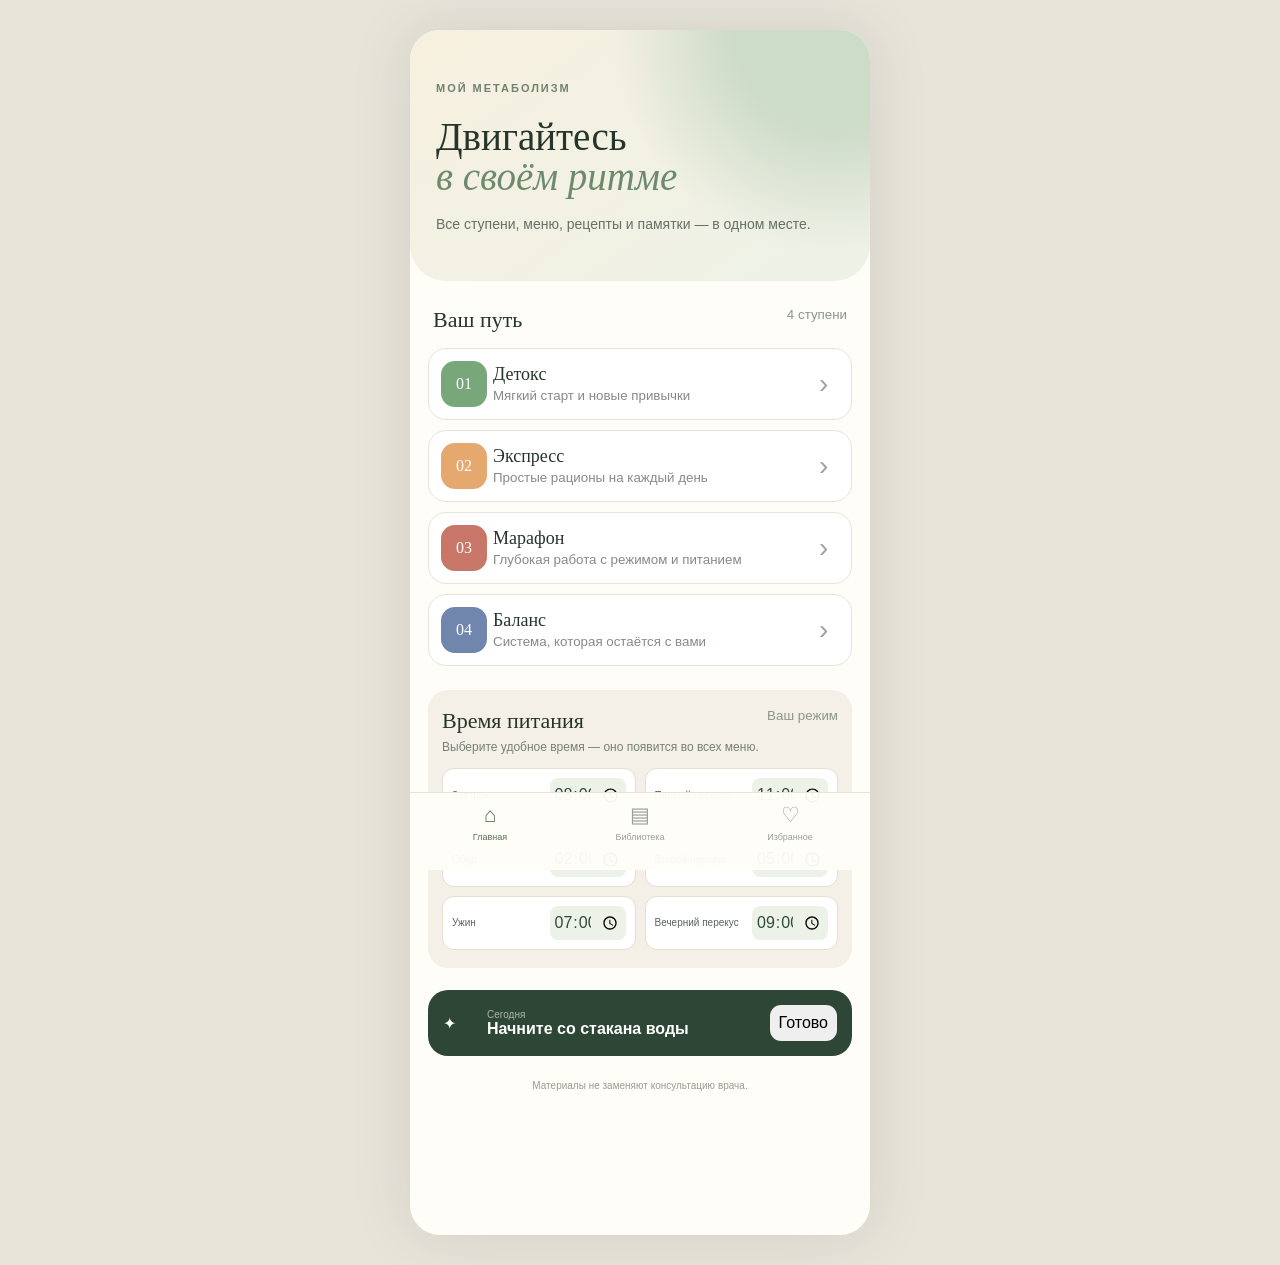
<file: index.html>
<!doctype html>
<html lang="ru">
<head>
  <meta charset="utf-8">
  <meta name="viewport" content="width=device-width,initial-scale=1,viewport-fit=cover">
  <meta name="theme-color" content="#fffdf8">
  <title>Мой метаболизм</title>
  <link rel="icon" href="./favicon.svg">
  <link rel="stylesheet" href="./app.css?v=4">
  <link rel="stylesheet" href="./enhancements.css?v=3">
</head>
<body>
  <main id="app" class="shell"><div class="startup"><b>Мой метаболизм</b></div></main>
  <script src="./app.js?v=8" defer></script>
</body>
</html>
</file>
<file: app.css>
:root{--ink:#26352c;--paper:#fffdf8}*{box-sizing:border-box}html,body{margin:0;min-height:100%;background:#e8e4da;color:var(--ink);font-family:Arial,sans-serif}button,input{font:inherit}.shell{width:100%;max-width:460px;min-height:100dvh;margin:auto;background:var(--paper);padding-bottom:94px;box-shadow:0 0 60px #36403620}.startup{min-height:100dvh;display:grid;place-items:center;background:linear-gradient(145deg,#f7f0df,#edf2e7);font-family:Georgia,serif;font-size:24px}.hero{padding:52px 26px 32px;background:radial-gradient(circle at 92% 0,#cddbc9 0 20%,transparent 45%),linear-gradient(145deg,#f7f0df,#edf2e7);border-radius:0 0 36px 36px}.eyebrow{font-size:11px;text-transform:uppercase;letter-spacing:.18em;color:#72806f;font-weight:700}.hero h1{font-family:Georgia,serif;font-size:39px;line-height:1.02;margin:23px 0 16px;font-weight:400}.hero em{color:#6e8a6d;font-weight:400}.hero p,.pagehead p,.flowintro p,.menuerror p{font-size:14px;line-height:1.6;color:#657066}.content,.detailbody,.flowbody,.days,.page{padding:26px 18px}.section-title{display:flex;justify-content:space-between;margin:0 5px 15px}.section-title span,.detailbody h2{font-family:Georgia,serif;font-size:22px}.section-title small{color:#8c968d}.stage-list{display:grid;gap:10px}.stage{width:100%;border:1px solid #e8e4da;background:#fff;border-radius:18px;padding:12px;display:grid;grid-template-columns:52px 1fr 20px;text-align:left;align-items:center;color:var(--ink)}.stage-num{width:46px;height:46px;border-radius:14px;display:grid;place-items:center;color:#fff;font-family:Georgia,serif}.stage b{font-family:Georgia,serif;font-size:18px;font-weight:500;display:block}.stage small,.planpick small{display:block;color:#858b85;margin-top:3px}.stage i,.planpick i{font-size:28px;color:#9ca49c;font-style:normal}.today{margin-top:22px;background:#2e4636;color:#fff;border-radius:20px;padding:15px;display:grid;grid-template-columns:34px 1fr auto;align-items:center;gap:10px}.today small,.today b{display:block}.today small{opacity:.6;font-size:10px}.today button{border:0;border-radius:11px;padding:9px}.notice{font-size:10px;text-align:center;color:#9b9b92;margin:24px 15px}.bottomnav{position:fixed;z-index:5;bottom:0;left:50%;transform:translateX(-50%);width:min(100%,460px);height:78px;background:#fffdf8f5;border-top:1px solid #e9e3d7;display:grid;grid-template-columns:repeat(3,1fr);padding:9px 5px 12px}.bottomnav button{border:0;background:none;color:#9aa099;font-size:9px;display:flex;flex-direction:column;gap:5px;align-items:center}.bottomnav span{font-size:21px}.bottomnav .active{color:#55735b}.detailhead,.flowhead{padding:24px 22px 32px;background:linear-gradient(145deg,#e8f0e4,#fff4df);border-radius:0 0 30px 30px}.back{width:39px;height:39px;border:1px solid #ffffffaa;border-radius:13px;background:#ffffffbb;font-size:28px;color:#405044}.detailhead span,.flowhead small,.pagehead small,.flowintro small{display:block;font-size:10px;letter-spacing:.15em;text-transform:uppercase;color:#728673;margin-top:22px}.detailhead h1,.flowhead h1,.pagehead h1{font-family:Georgia,serif;font-weight:400;font-size:36px;margin:8px 0}.detailbody ul{list-style:none;padding:0}.detailbody li{padding:12px;background:#f6f3eb;border-radius:14px;margin:7px 0;font-size:13px}.planpick{width:100%;border:1px solid #e7e0d4;background:#fff;border-radius:16px;margin:8px 0;padding:13px 42px 13px 15px;text-align:left;position:relative;color:var(--ink)}.planpick span{font-size:9px;text-transform:uppercase;color:#7b917b}.planpick b{display:block;font-size:14px;margin:4px 0}.planpick i{position:absolute;right:15px;top:22px}.doc{display:flex;align-items:center;background:#fff;border:1px solid #e9e4d9;border-radius:15px;margin:8px 0}.doc a{padding:13px;flex:1;color:inherit;text-decoration:none}.doc b,.doc small{display:block}.doc small{font-size:9px;color:#999d97;margin-top:4px}.doc button{border:0;background:none;padding:18px;color:#b46f68;font-size:20px}.search{width:100%;border:1px solid #e4dfd4;border-radius:16px;padding:15px;margin:8px 0 15px}.steps{display:grid;grid-template-columns:repeat(3,1fr);gap:4px;margin-top:20px}.steps span{font-size:8px;color:#a3a7a1;text-align:center}.steps i{width:25px;height:25px;border-radius:50%;background:#e5e3dc;display:grid;place-items:center;margin:0 auto 5px;font-style:normal}.steps .on,.steps .done{color:#48634e}.steps .on i,.steps .done i{background:#5e7a62;color:#fff}.flowintro{display:grid;grid-template-columns:43px 1fr;gap:12px}.flowintro>span{width:42px;height:42px;border-radius:14px;background:#edf2e8;display:grid;place-items:center}.flowintro h2{font-family:Georgia,serif;font-weight:400;margin:5px 0}.checklist{margin:20px 0}.checklist button{width:100%;border:0;border-bottom:1px solid #ece8df;background:transparent;padding:13px 4px;display:grid;grid-template-columns:29px 1fr;gap:10px;text-align:left;color:#3d4b40}.checklist i{width:25px;height:25px;border:1px solid #cfd6cc;border-radius:8px;display:grid;place-items:center;font-style:normal}.checklist .checked{color:#8a918a;text-decoration:line-through}.checklist .checked i{background:#66806a;color:white}.primary{width:100%;border:0;border-radius:15px;background:#304a38;color:#fff;padding:15px}.dayhero{background:#eef2e9;border-radius:20px;padding:18px}.dayhero h2{font-family:Georgia,serif;font-size:34px;font-weight:400;margin:7px 0}.meal{display:grid;grid-template-columns:35px 1fr;gap:11px;border:1px solid #e8e2d7;border-radius:18px;padding:15px 12px;margin:9px 0;background:#fff}.meal>span{width:31px;height:31px;border-radius:11px;background:#5e7a62;color:#fff;display:grid;place-items:center}.meal small{font-size:9px;color:#8b968d}.meal h3{font-family:Georgia,serif;font-size:21px;font-weight:400;margin:3px 0 9px}.meal p{margin:7px 0;padding:9px 10px;background:#f7f4ed;border-radius:10px;font-size:12px;line-height:1.55;color:#536057}.daynav{position:sticky;bottom:10px;margin-top:18px;padding:10px;background:#fffdf8;border:1px solid #dfdbd1;border-radius:16px;display:grid;grid-template-columns:1fr auto 1fr;align-items:center;gap:8px}.daynav button{border:0;border-radius:11px;background:#304a38;color:#fff;padding:11px 8px;font-size:11px}.daynav button:disabled{background:#e1e1da;color:#9da19c}.daynav span{text-align:center;font-size:11px}.loading,.menuerror{min-height:300px;display:flex;flex-direction:column;align-items:center;justify-content:center;text-align:center;padding:25px}.loading:before{content:'';width:34px;height:34px;border:3px solid #ddd;border-top-color:#5e7a62;border-radius:50%;animation:spin .8s linear infinite;margin-bottom:14px}@keyframes spin{to{transform:rotate(360deg)}}@media(min-width:700px){body{padding:30px}.shell{border-radius:30px;overflow:hidden}.bottomnav{bottom:30px}}
</file>
<file: enhancements.css>
.times {
  margin-top: 24px;
  padding: 18px 14px;
  background: #f4f0e7;
  border-radius: 20px;
}
.times .section-title { margin: 0 0 6px; }
.times > p { font-size: 12px; color: #758078; margin: 0 0 14px; }
.timegrid { display: grid; grid-template-columns: 1fr 1fr; gap: 9px; }
.timegrid label {
  display: flex;
  align-items: center;
  justify-content: space-between;
  gap: 7px;
  background: #fff;
  border: 1px solid #e5dfd2;
  border-radius: 12px;
  padding: 9px;
}
.timegrid label span { font-size: 10px; color: #59655d; }
.timegrid input {
  width: 76px;
  border: 0;
  background: #edf2e9;
  border-radius: 8px;
  padding: 6px 4px;
  color: #304a38;
}
.variants { display: grid; gap: 9px; }
.variant { background: #f7f4ed; border-radius: 12px; padding: 10px; }
.variant b {
  display: inline-block;
  font-size: 10px;
  text-transform: uppercase;
  letter-spacing: .08em;
  color: #55735b;
  margin-bottom: 3px;
}
.variant p { margin: 0; padding: 0; background: transparent; }
.meal.special > span { background: #a78c65; }
.meal.special { background: #fffaf0; }
.schedule {
  display: grid;
  grid-template-columns: repeat(5, 1fr);
  gap: 4px;
  margin: 10px 0 14px;
}
.schedule span {
  min-width: 0;
  padding: 7px 2px;
  background: #edf2e9;
  border-radius: 9px;
  color: #69746c;
  text-align: center;
  font-size: 7px;
}
.schedule b { display: block; color: #304a38; font-size: 11px; margin-bottom: 2px; }
.progressbox { display: grid; grid-template-columns: 1fr 1fr; gap: 8px; margin: 10px 0; }
.progressbox button { border: 1px solid #d9dfd6; border-radius: 12px; background: #fff; color: #58645b; padding: 10px 7px; font-size: 10px; }
.progressbox button.active { background: #edf2e9; border-color: #91a591; color: #304a38; }
.progressbox button.done { background: #5e7a62; border-color: #5e7a62; color: #fff; }
.homebutton {
  display: block;
  margin: 2px auto 12px;
  padding: 7px 14px;
  border: 0;
  background: transparent;
  color: #607068;
  font-size: 12px;
}
</file>
